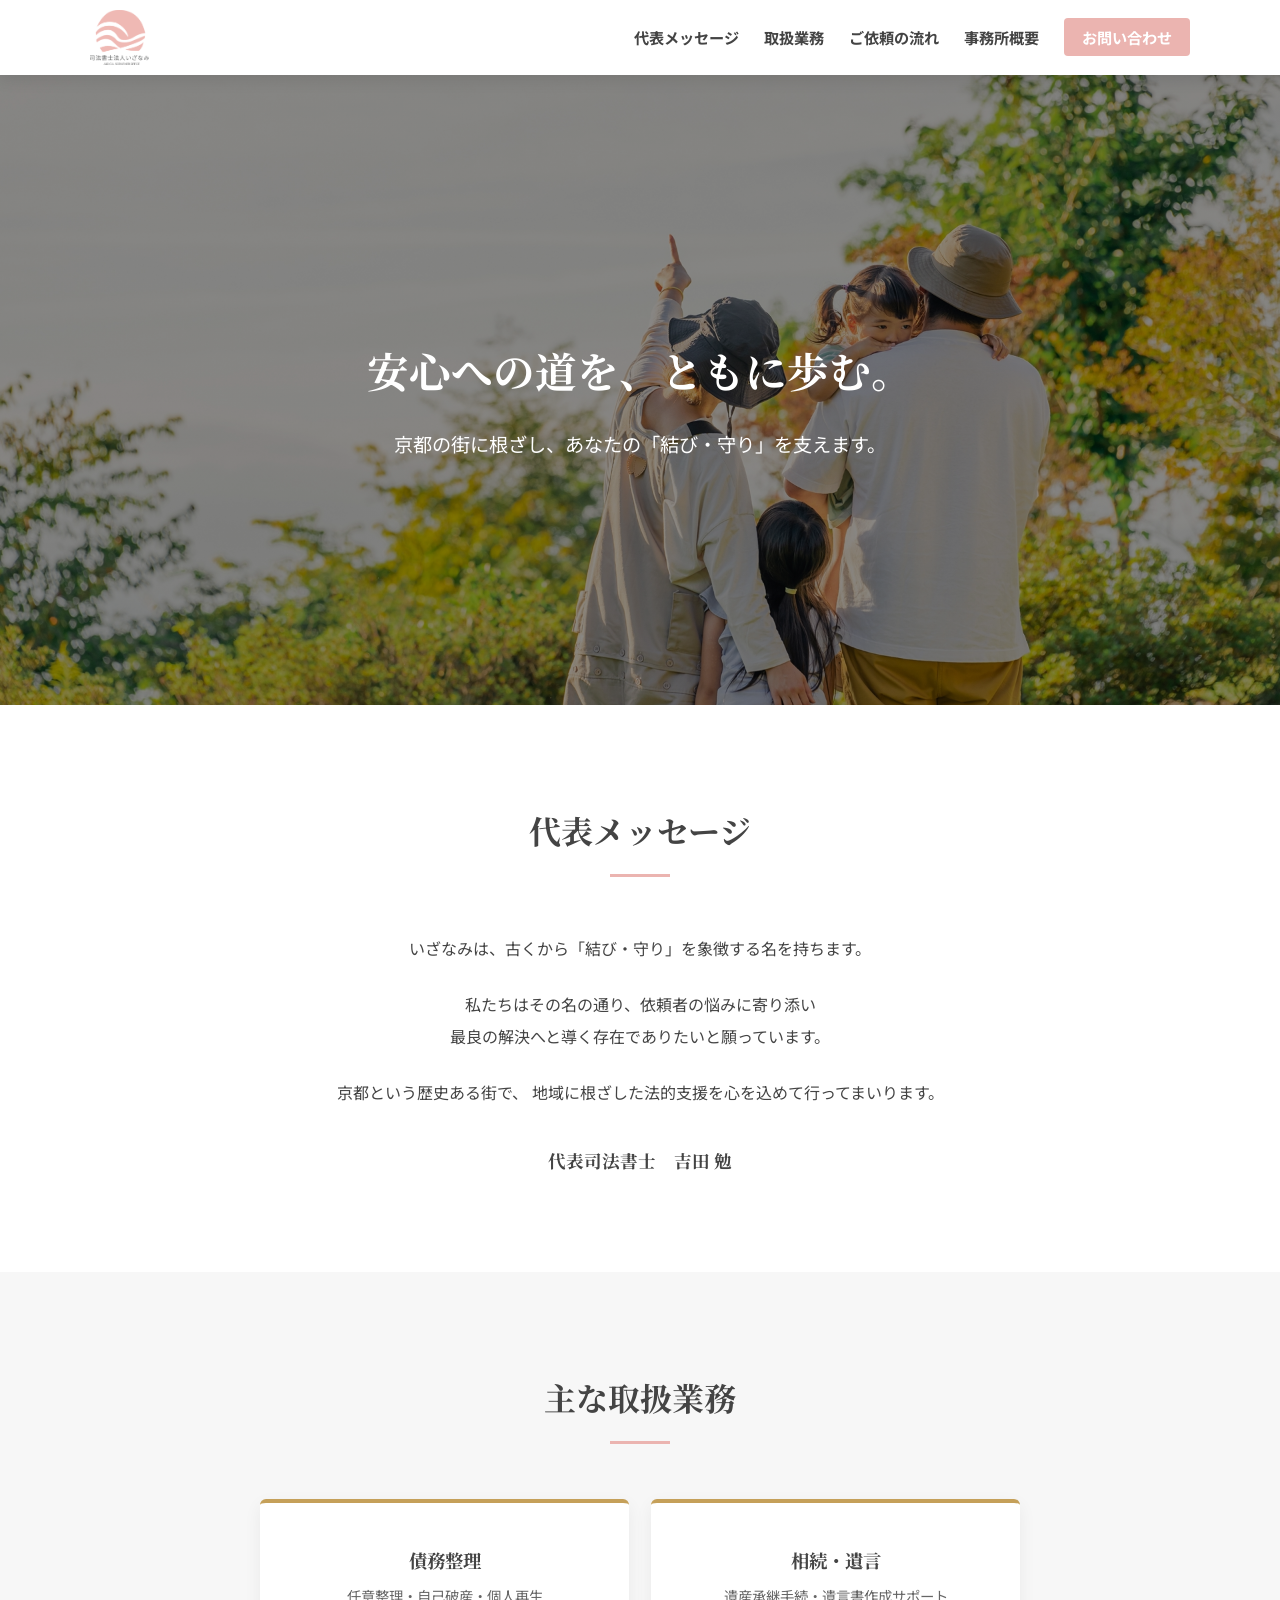
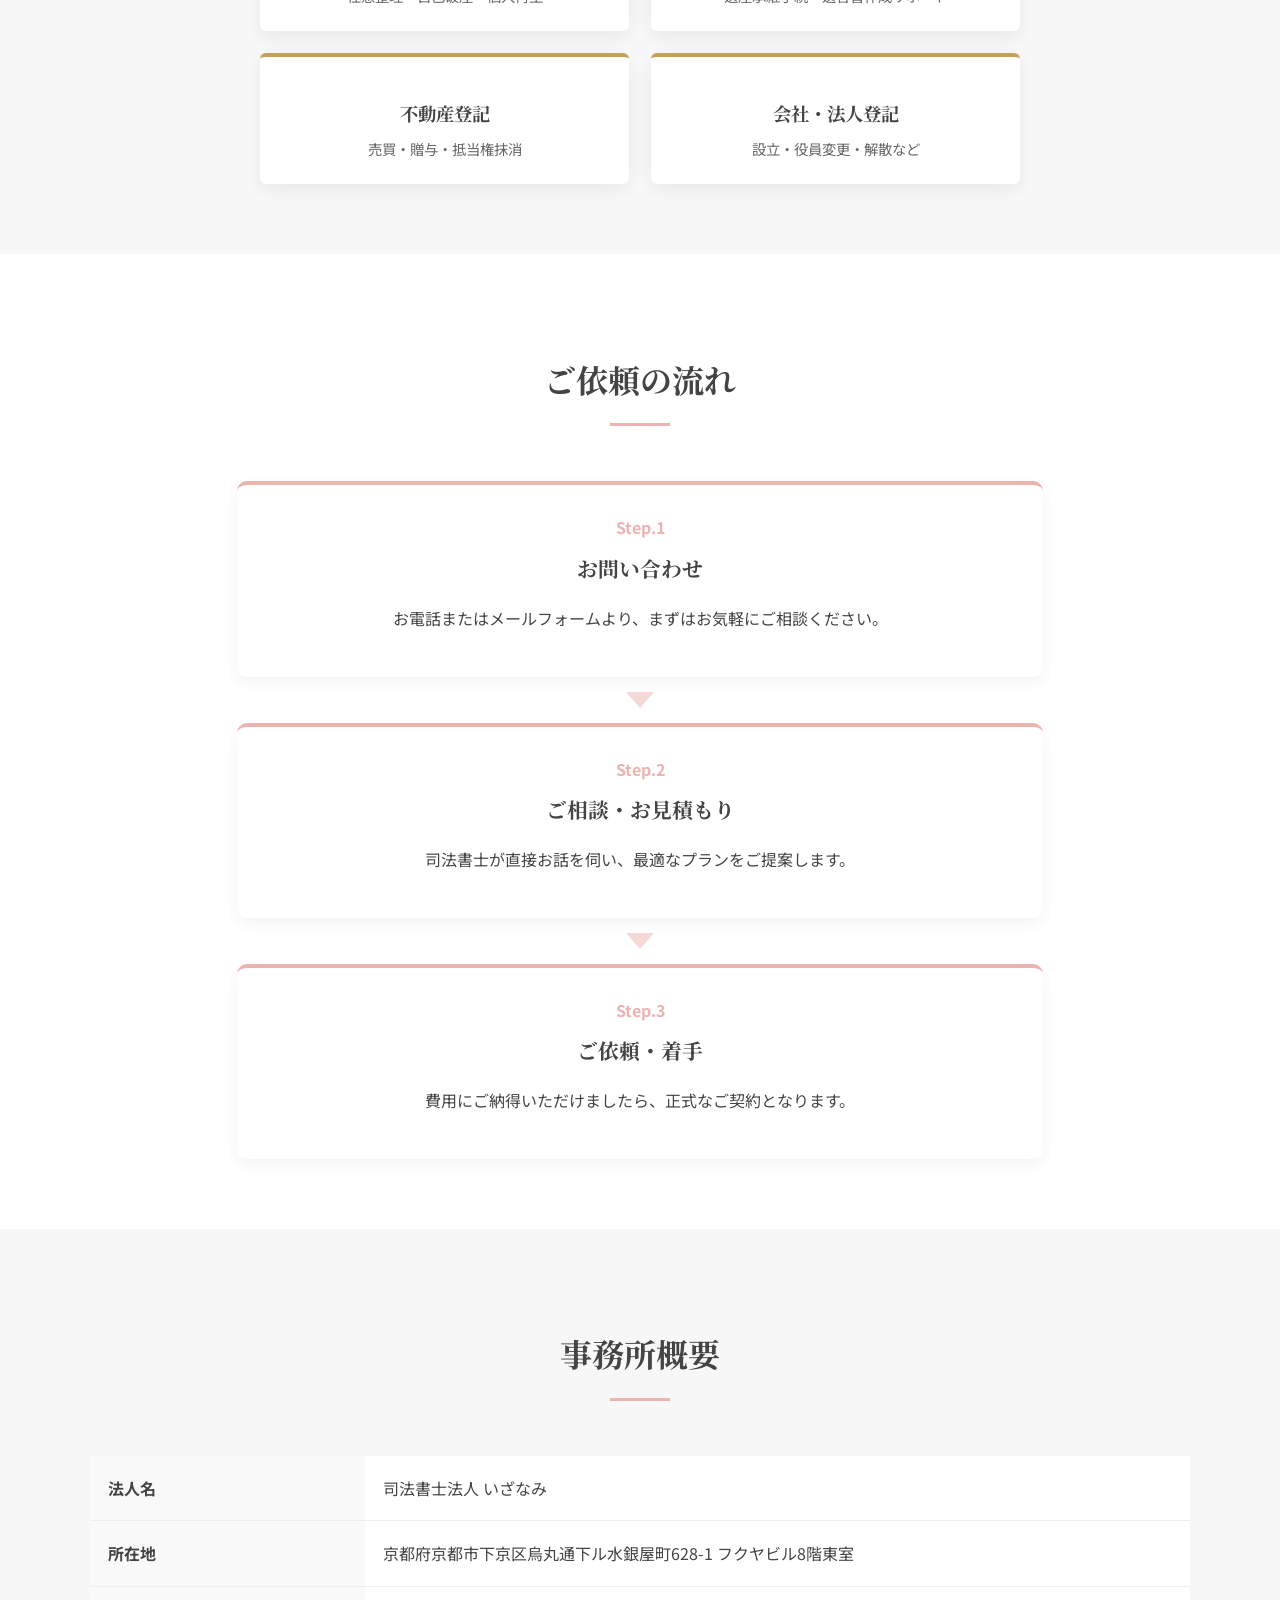
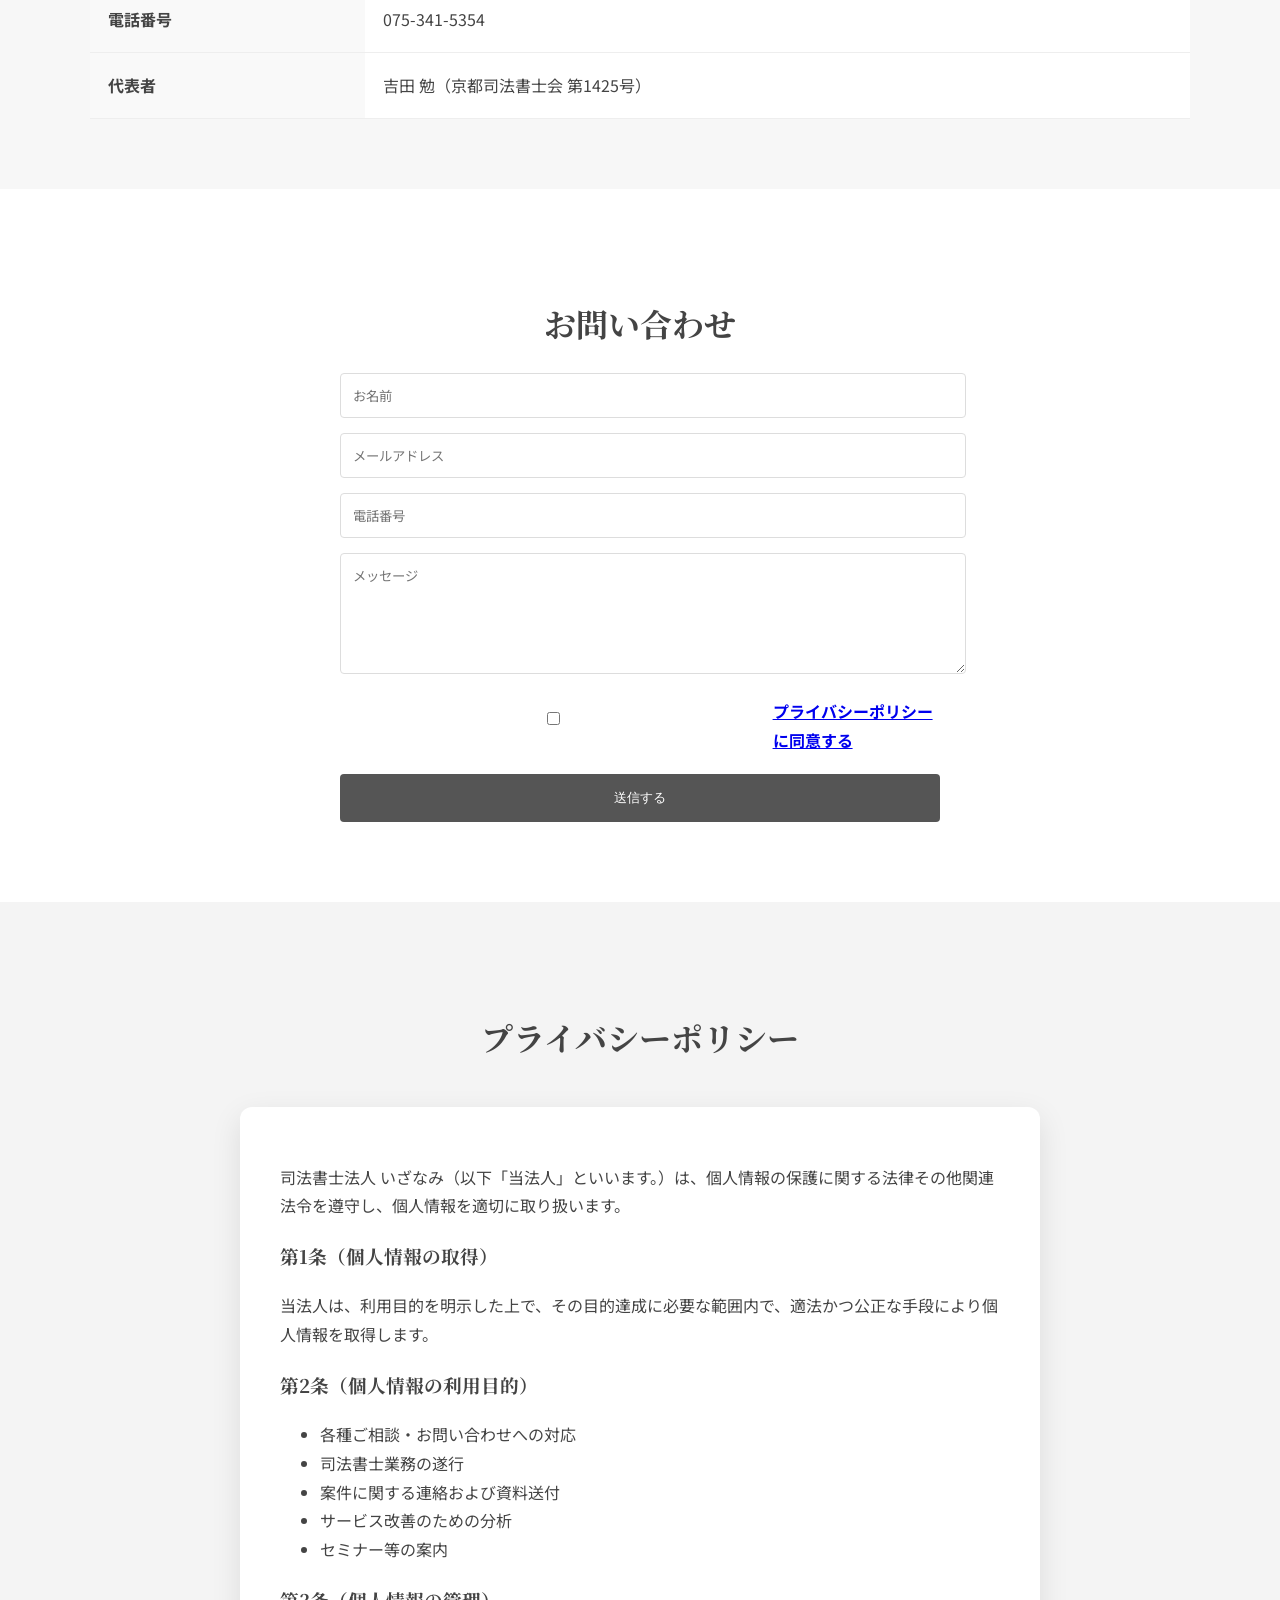
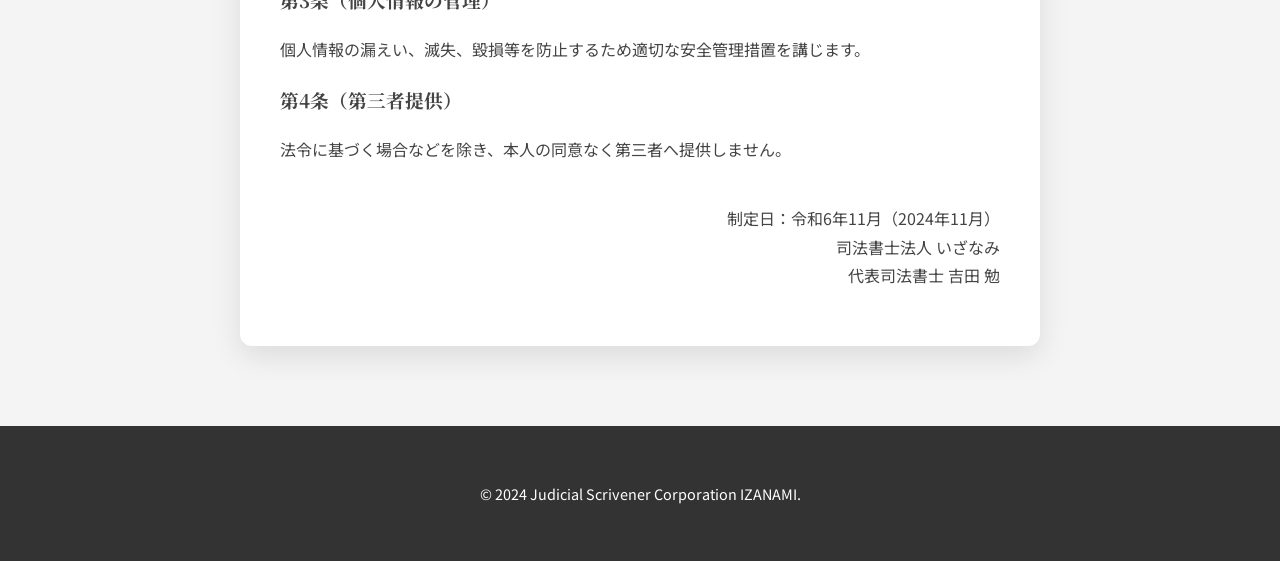
<file: index.html>
<!DOCTYPE html>
<html lang="ja">
<head>
<meta charset="UTF-8">
<meta name="viewport" content="width=device-width, initial-scale=1.0">

<title>司法書士法人いざなみ | 京都の債務整理・相続・登記</title>
<meta name="description" content="京都の司法書士法人いざなみ。債務整理、相続、不動産登記など、地域に根ざした法的支援を心を込めて行います。">

<link rel="icon" href="images/favicon.png" type="image/png">
<link rel="apple-touch-icon" href="images/favicon.png">

<link rel="stylesheet" href="style.css">

<link href="https://fonts.googleapis.com/css2?family=Noto+Serif+JP:wght@500;700&family=Noto+Sans+JP:wght@400;700&display=swap" rel="stylesheet">

<style>

header{
background-color:#ffffff;
box-shadow:0 4px 15px rgba(0,0,0,0.1);
padding:10px 0;
position:sticky;
top:0;
z-index:9999;
}

header .container{
display:flex;
justify-content:space-between;
align-items:center;
max-width:1100px;
margin:0 auto;
padding:0 20px;
}

header h1{
margin:0;
line-height:0;
}

header h1 img{
height:55px;
width:auto;
}

header nav ul{
display:flex;
list-style:none;
gap:25px;
margin:0;
padding:0;
}

header nav ul li a{
text-decoration:none;
color:#444;
font-weight:700;
font-size:0.95rem;
}

header .btn{
background-color:#EBB4B0;
color:#fff;
padding:8px 18px;
border-radius:4px;
}

#submit_btn:not(:disabled):hover{
opacity:0.8;
transform:translateY(-2px);
}

</style>

</head>

<body style="margin:0;padding:0;font-family:'Noto Sans JP',sans-serif;">

<header>

<div class="container">

<h1>
<a href="index.html">
<img src="images/logo.png" alt="司法書士法人いざなみ">
</a>
</h1>

<nav>
<ul>
<li><a href="#message">代表メッセージ</a></li>
<li><a href="#services">取扱業務</a></li>
<li><a href="#flow">ご依頼の流れ</a></li>
<li><a href="#about">事務所概要</a></li>
<li><a href="#contact" class="btn">お問い合わせ</a></li>
</ul>
</nav>

</div>
</header>

<main>

<section class="hero">
<div class="hero-content">
<h2>安心への道を、ともに歩む。</h2>
<p>京都の街に根ざし、あなたの「結び・守り」を支えます。</p>
</div>
</section>

<section id="message" class="section">

<div class="container">

<h2 class="section-title">代表メッセージ</h2>

<div class="message-text">

<p>
いざなみは、古くから「結び・守り」を象徴する名を持ちます。
</p>

<p>
私たちはその名の通り、依頼者の悩みに寄り添い<br>
最良の解決へと導く存在でありたいと願っています。
</p>

<p>
京都という歴史ある街で、
地域に根ざした法的支援を心を込めて行ってまいります。
</p>

<p class="signature">
代表司法書士　吉田 勉
</p>

</div>
</div>
</section>

<section id="services" class="section bg-light">

<div class="container">

<h2 class="section-title">主な取扱業務</h2>

<div class="grid">

<div class="card">
<h3>債務整理</h3>
<p>任意整理・自己破産・個人再生</p>
</div>

<div class="card">
<h3>相続・遺言</h3>
<p>遺産承継手続・遺言書作成サポート</p>
</div>

<div class="card">
<h3>不動産登記</h3>
<p>売買・贈与・抵当権抹消</p>
</div>

<div class="card">
<h3>会社・法人登記</h3>
<p>設立・役員変更・解散など</p>
</div>

</div>
</div>
</section>

<section id="flow" class="section">

<div class="container">

<h2 class="section-title">ご依頼の流れ</h2>

<div class="flow-container">

<div class="flow-card">
<div class="flow-header">
<span class="flow-num">Step.1</span>
<h3>お問い合わせ</h3>
</div>
<div class="flow-body">
<p>お電話またはメールフォームより、まずはお気軽にご相談ください。</p>
</div>
</div>

<div class="flow-arrow"></div>

<div class="flow-card">
<div class="flow-header">
<span class="flow-num">Step.2</span>
<h3>ご相談・お見積もり</h3>
</div>
<div class="flow-body">
<p>司法書士が直接お話を伺い、最適なプランをご提案します。</p>
</div>
</div>

<div class="flow-arrow"></div>

<div class="flow-card">
<div class="flow-header">
<span class="flow-num">Step.3</span>
<h3>ご依頼・着手</h3>
</div>
<div class="flow-body">
<p>費用にご納得いただけましたら、正式なご契約となります。</p>
</div>
</div>

</div>
</div>
</section>

<section id="about" class="section bg-light">

<div class="container">

<h2 class="section-title">事務所概要</h2>

<table class="info-table">

<tr>
<th>法人名</th>
<td>司法書士法人 いざなみ</td>
</tr>

<tr>
<th>所在地</th>
<td>京都府京都市下京区烏丸通下ル水銀屋町628-1 フクヤビル8階東室</td>
</tr>

<tr>
<th>電話番号</th>
<td>075-341-5354</td>
</tr>

<tr>
<th>代表者</th>
<td>吉田 勉（京都司法書士会 第1425号）</td>
</tr>

</table>

</div>
</section>

<section id="contact" style="padding:80px 0;background:#fff;">

<div style="max-width:600px;margin:0 auto;padding:0 20px;">

<h2 style="text-align:center;font-size:2rem;margin-bottom:20px;font-family:'Noto Serif JP',serif;">お問い合わせ</h2>

<form action="send.php" method="post">

<input type="text" name="name" placeholder="お名前" required style="width:100%;padding:12px;margin-bottom:15px;border:1px solid #ddd;border-radius:4px;">

<input type="email" name="email" placeholder="メールアドレス" required style="width:100%;padding:12px;margin-bottom:15px;border:1px solid #ddd;border-radius:4px;">

<input type="tel" name="tel" placeholder="電話番号" style="width:100%;padding:12px;margin-bottom:15px;border:1px solid #ddd;border-radius:4px;">

<textarea name="message" rows="5" placeholder="メッセージ" required style="width:100%;padding:12px;margin-bottom:15px;border:1px solid #ddd;border-radius:4px;"></textarea>

<label style="display:flex;align-items:center;margin-bottom:20px;">

<input type="checkbox" id="policy_agree" required style="margin-right:10px;">

<a href="#privacy">プライバシーポリシーに同意する</a>

</label>

<button id="submit_btn" disabled style="width:100%;padding:15px;border:none;background:#555;color:#fff;border-radius:4px;">送信する</button>

</form>

</div>
</section>

<!-- プライバシーポリシー -->

<section id="privacy" style="background:#f4f4f4;padding:80px 0;">

<div style="max-width:800px;margin:0 auto;padding:0 20px;">

<h2 style="text-align:center;font-size:2rem;margin-bottom:40px;font-family:'Noto Serif JP',serif;">プライバシーポリシー</h2>

<div style="background:#fff;padding:40px;border-radius:12px;box-shadow:0 10px 30px rgba(0,0,0,0.1);line-height:1.8;">

<p>司法書士法人 いざなみ（以下「当法人」といいます。）は、個人情報の保護に関する法律その他関連法令を遵守し、個人情報を適切に取り扱います。</p>

<h3>第1条（個人情報の取得）</h3>

<p>当法人は、利用目的を明示した上で、その目的達成に必要な範囲内で、適法かつ公正な手段により個人情報を取得します。</p>

<h3>第2条（個人情報の利用目的）</h3>

<ul>
<li>各種ご相談・お問い合わせへの対応</li>
<li>司法書士業務の遂行</li>
<li>案件に関する連絡および資料送付</li>
<li>サービス改善のための分析</li>
<li>セミナー等の案内</li>
</ul>

<h3>第3条（個人情報の管理）</h3>

<p>個人情報の漏えい、滅失、毀損等を防止するため適切な安全管理措置を講じます。</p>

<h3>第4条（第三者提供）</h3>

<p>法令に基づく場合などを除き、本人の同意なく第三者へ提供しません。</p>

<p style="text-align:right;margin-top:40px;">

制定日：令和6年11月（2024年11月）<br>
司法書士法人 いざなみ<br>
代表司法書士 吉田 勉

</p>

</div>
</div>
</section>

</main>

<footer style="background:#333;color:#fff;padding:40px 0;text-align:center;">

<p>© 2024 Judicial Scrivener Corporation IZANAMI.</p>

</footer>

<script>

const checkbox=document.getElementById("policy_agree");
const button=document.getElementById("submit_btn");

checkbox.addEventListener("change",function(){

if(this.checked){
button.disabled=false;
button.style.background="#EBB4B0";
}else{
button.disabled=true;
button.style.background="#555";
}

});

</script>

</body>
</html>
</file>
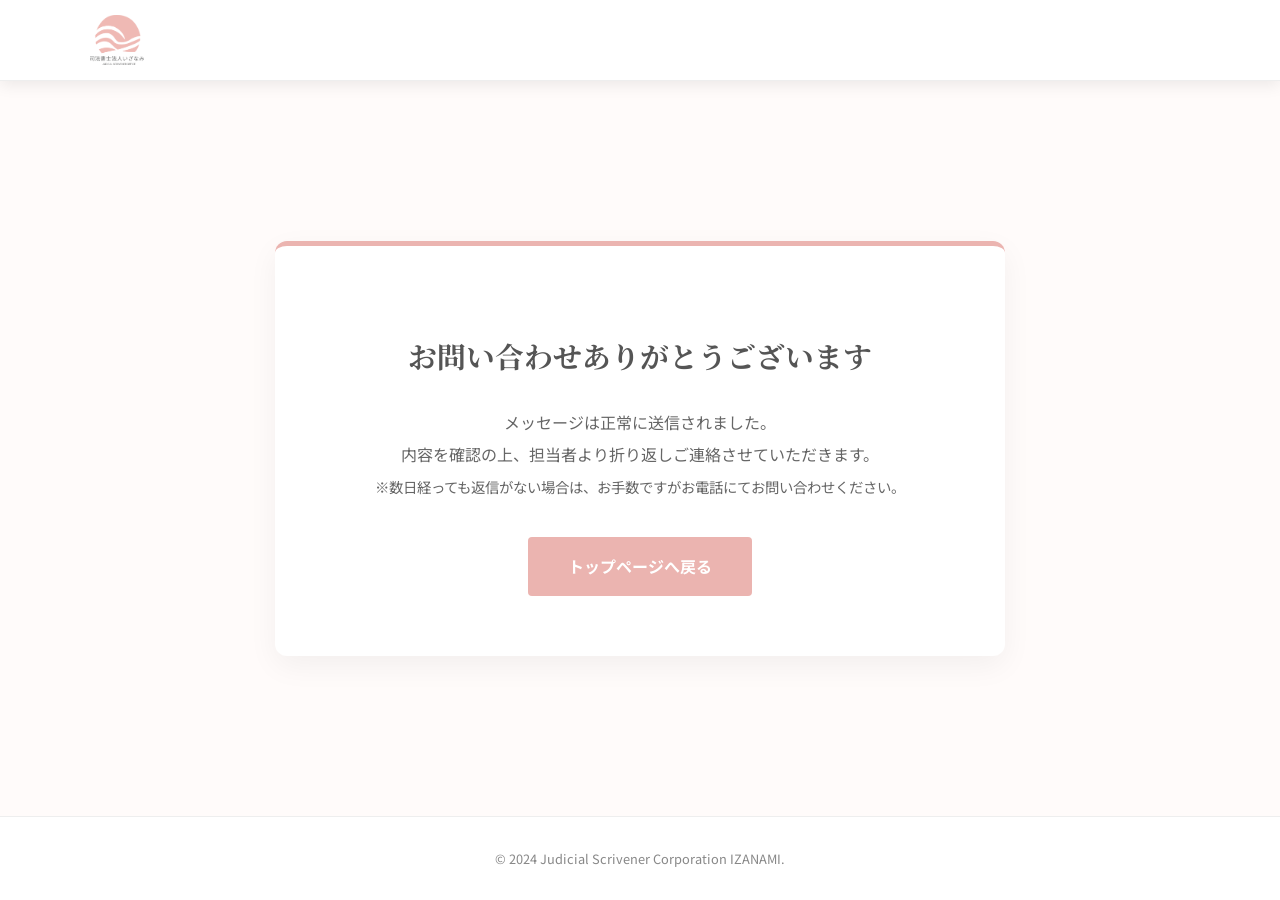
<file: thanks.html>
<!DOCTYPE html>
<html lang="ja">
<head>
    <meta charset="UTF-8">
    <meta name="viewport" content="width=device-width, initial-scale=1.0">
    <title>送信完了 | 司法書士法人いざなみ</title>
    <link rel="stylesheet" href="style.css">
    <link href="https://fonts.googleapis.com/css2?family=Noto+Serif+JP:wght@700&family=Noto+Sans+JP:wght@400;700&display=swap" rel="stylesheet">
    <style>
        /* サンクス画面専用のシンプル調整 */
        body {
            background-color: #FFFBFA; /* サイト共通の薄ピンク */
            display: flex;
            flex-direction: column;
            min-height: 100vh;
            margin: 0;
        }
        .thanks-main {
            flex: 1;
            display: flex;
            align-items: center;
            justify-content: center;
            padding: 40px 20px;
        }
        .thanks-card {
            background: #ffffff;
            max-width: 650px;
            width: 100%;
            padding: 60px 40px;
            text-align: center;
            border-radius: 12px;
            box-shadow: 0 10px 30px rgba(0,0,0,0.05);
            border-top: 5px solid #EBB4B0;
        }
        .thanks-card h2 {
            font-family: 'Noto Serif JP', serif;
            color: #555555;
            font-size: 1.8rem;
            margin-bottom: 25px;
        }
        .thanks-card p {
            color: #666;
            line-height: 2;
            margin-bottom: 35px;
        }
        .return-btn {
            display: inline-block;
            background-color: #EBB4B0;
            color: #fff !important;
            text-decoration: none;
            padding: 15px 40px;
            border-radius: 4px;
            font-weight: 700;
            transition: opacity 0.3s;
        }
        .return-btn:hover {
            opacity: 0.8;
        }
        footer {
            background: #fff;
            padding: 30px 0;
            text-align: center;
            border-top: 1px solid #eee;
        }
    </style>
</head>
<body>

<header style="background:#fff; padding:15px 0; text-align:center; border-bottom:1px solid #eee;">
    <div class="container">
        <img src="images/logo.png" alt="司法書士法人いざなみ" style="height: 50px;">
    </div>
</header>

<main class="thanks-main">
    <div class="thanks-card">
        <h2>お問い合わせありがとうございます</h2>
        <p>
            メッセージは正常に送信されました。<br>
            内容を確認の上、担当者より折り返しご連絡させていただきます。<br>
            <span style="font-size: 0.9rem;">※数日経っても返信がない場合は、お手数ですがお電話にてお問い合わせください。</span>
        </p>
        <a href="index.html" class="return-btn">トップページへ戻る</a>
    </div>
</main>

<footer>
    <p style="font-size: 0.8rem; color: #888; margin: 0;">© 2024 Judicial Scrivener Corporation IZANAMI.</p>
</footer>

</body>
</html>
</file>
<file: style.css>
/* =========================================
   1. 変数
========================================= */

:root{
--primary-color:#EBB4B0;
--accent-color:#c5a059;
--text-color:#444;
--bg-light:#f7f7f7;
}


/* =========================================
   2. 基本
========================================= */

body{
font-family:'Noto Sans JP',sans-serif;
color:var(--text-color);
line-height:1.8;
margin:0;
background:#fff;
}

h1,h2,h3,.signature{
font-family:'Noto Serif JP',serif;
}

.container{
max-width:1100px;
margin:0 auto;
padding:0 20px;
}


/* =========================================
   3. ヘッダー
========================================= */

header{
background:#fff;
box-shadow:0 4px 15px rgba(0,0,0,0.08);
padding:10px 0;
position:sticky;
top:0;
z-index:9999;
}

header .container{
display:flex;
justify-content:space-between;
align-items:center;
}

header h1{
margin:0;
line-height:0;
}

header h1 img{
height:55px;
}

header nav ul{
display:flex;
gap:28px;
list-style:none;
margin:0;
padding:0;
}

header nav ul li a{
text-decoration:none;
color:#444;
font-weight:700;
font-size:0.95rem;
transition:opacity .2s;
}

header nav ul li a:hover{
opacity:.7;
}

header .btn{
background:var(--primary-color);
color:#fff;
padding:9px 18px;
border-radius:4px;
}


/* =========================================
   4. ヒーロー
========================================= */

.hero{
background-image:
linear-gradient(rgba(0,0,0,0.45),rgba(0,0,0,0.45)),
url("./images/top.jpg");

background-size:cover;
background-position:center;
height:70vh;

display:flex;
align-items:center;
justify-content:center;

text-align:center;
color:#fff;
}

.hero h2{
font-size:2.6rem;
margin-bottom:15px;
}

.hero p{
font-size:1.2rem;
}


/* =========================================
   5. セクション
========================================= */

.section{
padding:70px 0;
}

.bg-light{
background:var(--bg-light);
}

.section-title{
text-align:center;
margin-bottom:55px;
font-size:2rem;
position:relative;
padding-bottom:18px;
}

.section-title::after{
content:"";
position:absolute;
left:50%;
bottom:0;
transform:translateX(-50%);
width:60px;
height:3px;
background:var(--primary-color);
}


/* =========================================
   6. 代表メッセージ
========================================= */

#message .message-text{
max-width:700px;
margin:0 auto;
text-align:center;
line-height:2;
}

#message p{
margin-bottom:1.5rem;
}

.signature{
margin-top:35px;
font-size:1.1rem;
font-weight:700;
}


/* =========================================
   7. 取扱業務カード
========================================= */

#services .grid{
display:grid;
grid-template-columns:repeat(2,1fr);
gap:22px;
max-width:760px;
margin:0 auto;
}

#services .card{

background:#fff;

padding:22px 18px;

border-radius:6px;

border-top:4px solid var(--accent-color);

box-shadow:0 6px 18px rgba(0,0,0,0.06);

text-align:center;

transition:all .25s;
}

#services .card:hover{

transform:translateY(-5px);

box-shadow:0 12px 28px rgba(0,0,0,0.08);

}

#services .card h3{

font-size:1.15rem;

margin-bottom:6px;

}

#services .card p{

font-size:.9rem;

margin:0;

color:#666;

}


/* =========================================
   8. ご依頼の流れ
========================================= */

.flow-container{

max-width:750px;

margin:0 auto;

display:flex;

flex-direction:column;

align-items:center;

gap:15px;

}

.flow-card{

background:#fff;

padding:28px;

width:100%;

border-radius:10px;

border-top:4px solid var(--primary-color);

box-shadow:0 5px 15px rgba(0,0,0,0.05);

text-align:center;

}

.flow-num{

display:block;

font-weight:700;

color:var(--primary-color);

margin-bottom:8px;

}

.flow-header h3{

margin:0;

font-size:1.3rem;

}

.flow-arrow{

width:0;

height:0;

border-left:14px solid transparent;

border-right:14px solid transparent;

border-top:16px solid var(--primary-color);

opacity:.5;

}


/* =========================================
   9. 事務所概要
========================================= */

.info-table{

width:100%;

border-collapse:collapse;

background:#fff;

}

.info-table th,
.info-table td{

padding:18px;

border-bottom:1px solid #eee;

}

.info-table th{

background:#f9f9f9;

width:25%;

text-align:left;

}


/* =========================================
   10. フォーム
========================================= */

input,
textarea{

font-family:'Noto Sans JP',sans-serif;

}

#submit_btn{

background:#555;

color:#fff;

border:none;

padding:14px;

border-radius:4px;

cursor:pointer;

transition:.2s;

}

#submit_btn:not(:disabled):hover{

opacity:.8;

transform:translateY(-2px);

}


/* =========================================
   11. プライバシー
========================================= */

.privacy-content{

background:#fff;

padding:40px;

border-radius:10px;

border:1px solid #eee;

}

.privacy-content h3{

border-left:5px solid var(--primary-color);

padding-left:15px;

margin:30px 0 15px;

}


/* =========================================
   12. フッター
========================================= */

footer{

background:#333;

color:#fff;

padding:40px 0;

text-align:center;

font-size:.9rem;

}


/* =========================================
   13. レスポンシブ
========================================= */

@media(max-width:768px){

header .container{

flex-direction:column;

gap:15px;

}

nav ul{

gap:15px;

font-size:.9rem;

}

.hero{

height:55vh;

}

.hero h2{

font-size:1.7rem;

}

.section{

padding:55px 0;

}

#services .grid{

grid-template-columns:1fr;

max-width:420px;

}

}

label{
display:block;
margin-bottom:6px;
font-weight:700;
}

.required{
color:#d9534f;
font-size:0.85rem;
margin-left:6px;
}

input,
textarea{
width:100%;
padding:12px;
margin-bottom:18px;
border:1px solid #ddd;
border-radius:4px;
}
</file>
